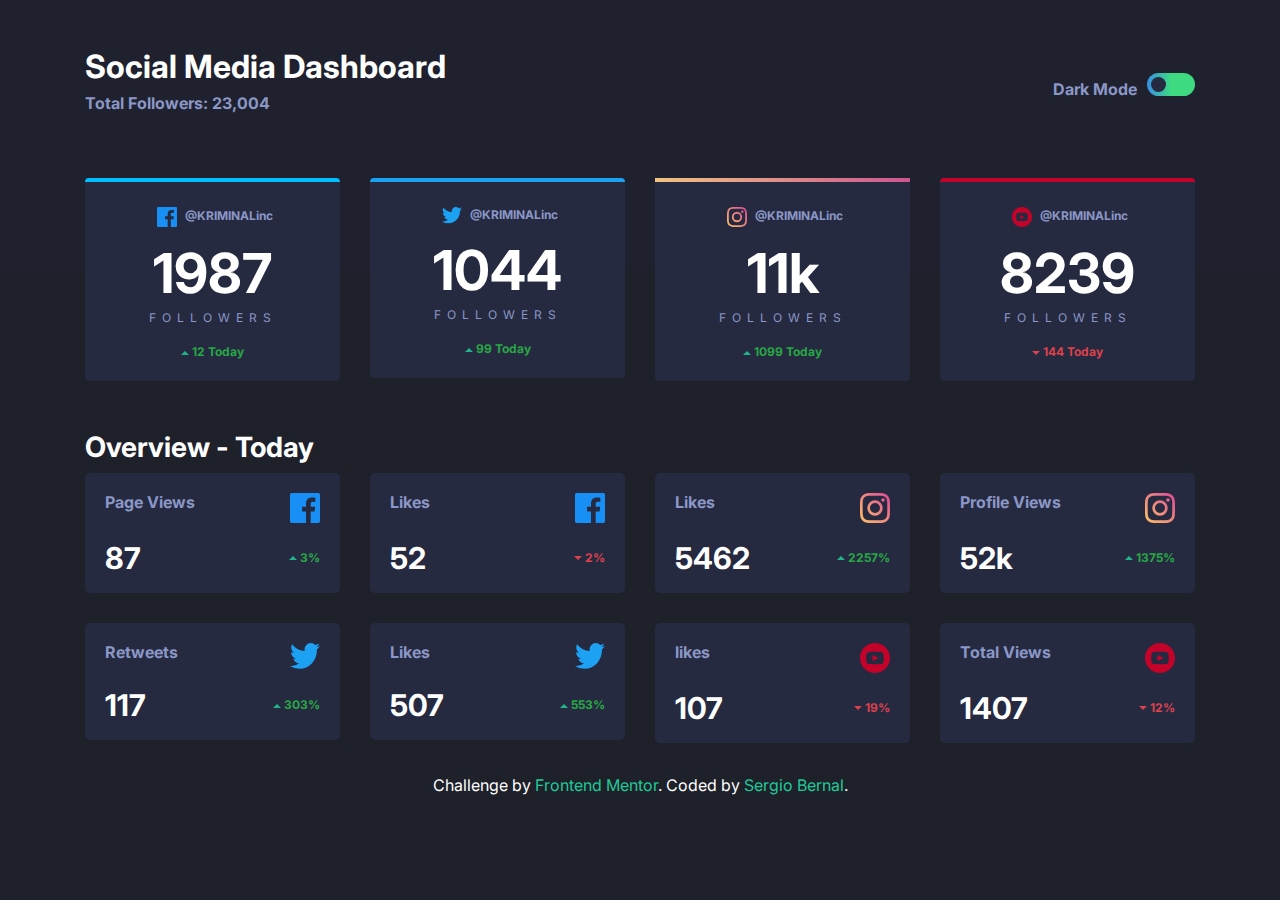
<file: index.html>
<!doctype html>
<html lang="en">

<head>
  <!-- Required meta tags -->
  <meta charset="utf-8">
  <meta name="viewport" content="width=device-width, initial-scale=1, shrink-to-fit=no">

  <!-- Bootstrap CSS -->
  <!-- Bootstrap CSS -->

  <link rel="stylesheet" href="css/main.css">
  <title>Social Media Dashboard | Sergio Bernal</title>
</head>

<body class="dashboard">
  <div class="top-color"></div>
  <div class="container">
    <div class="row my-5">
      <div class="main-title col-sm-6">
        <h2>Social Media Dashboard</h2>
        <h6>Total Followers: 23,004</h6>
        <hr>
      </div>
      <div class="change d-flex align-items-center col-sm-6">
        <span class="toogle-text" id="texto-toogle"></span>
          <label class="theme-switch" for="checkbox">
              <input type="checkbox" id="checkbox" />
              <span class="slider round"></span>
        </label>
      </div>

    </div>
    <div class="row">
      <div class="col-md-3">
        <div class="card facebook">
          <div class="card-body">
            <div class="icon"><img src="images/icon-facebook.svg" alt="Facebook"> @KRIMINALinc</div>
            <span class="number">1987</span>
            <p class="followers">FOLLOWERS</p>
            <div class="indicator">
              <img src="images/icon-up.svg" alt="arrow"> 12 Today
            </div>
          </div>
        </div>
      </div>
      <div class="col-md-3">
        <div class="card twitter">
          <div class="card-body">
            <div class="icon"><img src="images/icon-twitter.svg" alt="twitter"> @KRIMINALinc</div>
            <span class="number">1044</span>
            <p class="followers">FOLLOWERS</p>
            <div class="indicator">
              <img src="images/icon-up.svg" alt="arrow"> 99 Today
            </div>
          </div>
        </div>
      </div>
      <div class="col-md-3">
        <div class="card instagram">
          <div class="card-body">
            <div class="icon"><img src="images/icon-instagram.svg" alt="instagram"> @KRIMINALinc</div>
            <span class="number">11k</span>
            <p class="followers">FOLLOWERS</p>
            <div class="indicator">
              <img src="images/icon-up.svg" alt="arrow"> 1099 Today
            </div>
          </div>
        </div>
      </div>
      <div class="col-md-3">
        <div class="card youtube">
          <div class="card-body">
            <div class="icon"><img src="images/icon-youtube.svg" alt="youtube"> @KRIMINALinc</div>
            <span class="number">8239</span>
            <p class="followers">FOLLOWERS</p>
            <div class="indicator lose">
              <img src="images/icon-down.svg" alt="arrow"> 144 Today
            </div>
          </div>
        </div>
      </div>
    </div>
    <h3>Overview - Today</h3>
    <div class="row">
      <div class="col-md-3">
        <div class="overview">
          <div class="title"><h6>Page Views</h6> <img src="images/icon-facebook.svg" alt="Facebook"></div>
          <div class="data"><span class="numbers">87</span><span class="indicator "> <img src="images/icon-up.svg" alt="Arrow"> 3%</span></div>
        </div>
      </div>
      <div class="col-md-3">
        <div class="overview">
          <div class="title"><h6>Likes</h6> <img src="images/icon-facebook.svg" alt="Facebook"></div>
          <div class="data"><span class="numbers">52</span><span class="indicator lose"> <img src="images/icon-down.svg" alt="Arrow"> 2%</span></div>
        </div>
      </div>
      <div class="col-md-3">
        <div class="overview">
          <div class="title"><h6>Likes</h6> <img src="images/icon-instagram.svg" alt="Facebook"></div>
          <div class="data"><span class="numbers">5462</span><span class="indicator "> <img src="images/icon-up.svg" alt="Arrow"> 2257%</span></div>
        </div>
      </div>
      <div class="col-md-3">
        <div class="overview">
          <div class="title"><h6>Profile Views</h6> <img src="images/icon-instagram.svg" alt="Facebook"></div>
          <div class="data"><span class="numbers">52k</span><span class="indicator "> <img src="images/icon-up.svg" alt="Arrow"> 1375%</span></div>
        </div>
      </div>
      <div class="col-md-3">
        <div class="overview">
          <div class="title"><h6>Retweets</h6> <img src="images/icon-twitter.svg" alt="twitter"></div>
          <div class="data"><span class="numbers">117</span><span class="indicator "> <img src="images/icon-up.svg" alt="Arrow"> 303%</span></div>
        </div>
      </div>
      <div class="col-md-3">
        <div class="overview">
          <div class="title"><h6>Likes</h6> <img src="images/icon-twitter.svg" alt="twitter"></div>
          <div class="data"><span class="numbers">507</span><span class="indicator"> <img src="images/icon-up.svg" alt="Arrow"> 553%</span></div>
        </div>
      </div>
      <div class="col-md-3">
        <div class="overview">
          <div class="title"><h6>likes</h6> <img src="images/icon-youtube.svg" alt="Facebook"></div>
          <div class="data"><span class="numbers">107</span><span class="indicator lose"> <img src="images/icon-down.svg" alt="Arrow"> 19%</span></div>
        </div>
      </div>
      <div class="col-md-3">
        <div class="overview">
          <div class="title"><h6>Total Views</h6> <img src="images/icon-youtube.svg" alt="Facebook"></div>
          <div class="data"><span class="numbers">1407</span><span class="indicator lose"> <img src="images/icon-down.svg" alt="Arrow"> 12%</span></div>
        </div>
      </div>
    </div>
  </div>

  <div class="attribution text-center">
    Challenge by <a href="https://www.frontendmentor.io?ref=challenge" target="_blank">Frontend Mentor</a>.
    Coded by <a href="https://github.com/KRIMINALinc">Sergio Bernal</a>.
  </div>
  <!-- Optional JavaScript -->
  <!-- jQuery first, then Popper.js, then Bootstrap JS -->
  <script src="https://code.jquery.com/jquery-3.4.1.slim.min.js"
    integrity="sha384-J6qa4849blE2+poT4WnyKhv5vZF5SrPo0iEjwBvKU7imGFAV0wwj1yYfoRSJoZ+n"
    crossorigin="anonymous"></script>
  <script src="https://cdn.jsdelivr.net/npm/popper.js@1.16.0/dist/umd/popper.min.js"
    integrity="sha384-Q6E9RHvbIyZFJoft+2mJbHaEWldlvI9IOYy5n3zV9zzTtmI3UksdQRVvoxMfooAo"
    crossorigin="anonymous"></script>
  <script src="https://stackpath.bootstrapcdn.com/bootstrap/4.4.1/js/bootstrap.min.js"
    integrity="sha384-wfSDF2E50Y2D1uUdj0O3uMBJnjuUD4Ih7YwaYd1iqfktj0Uod8GCExl3Og8ifwB6"
    crossorigin="anonymous"></script>
    <script src="js/index.js"></script>
</body>

</html>
</file>
